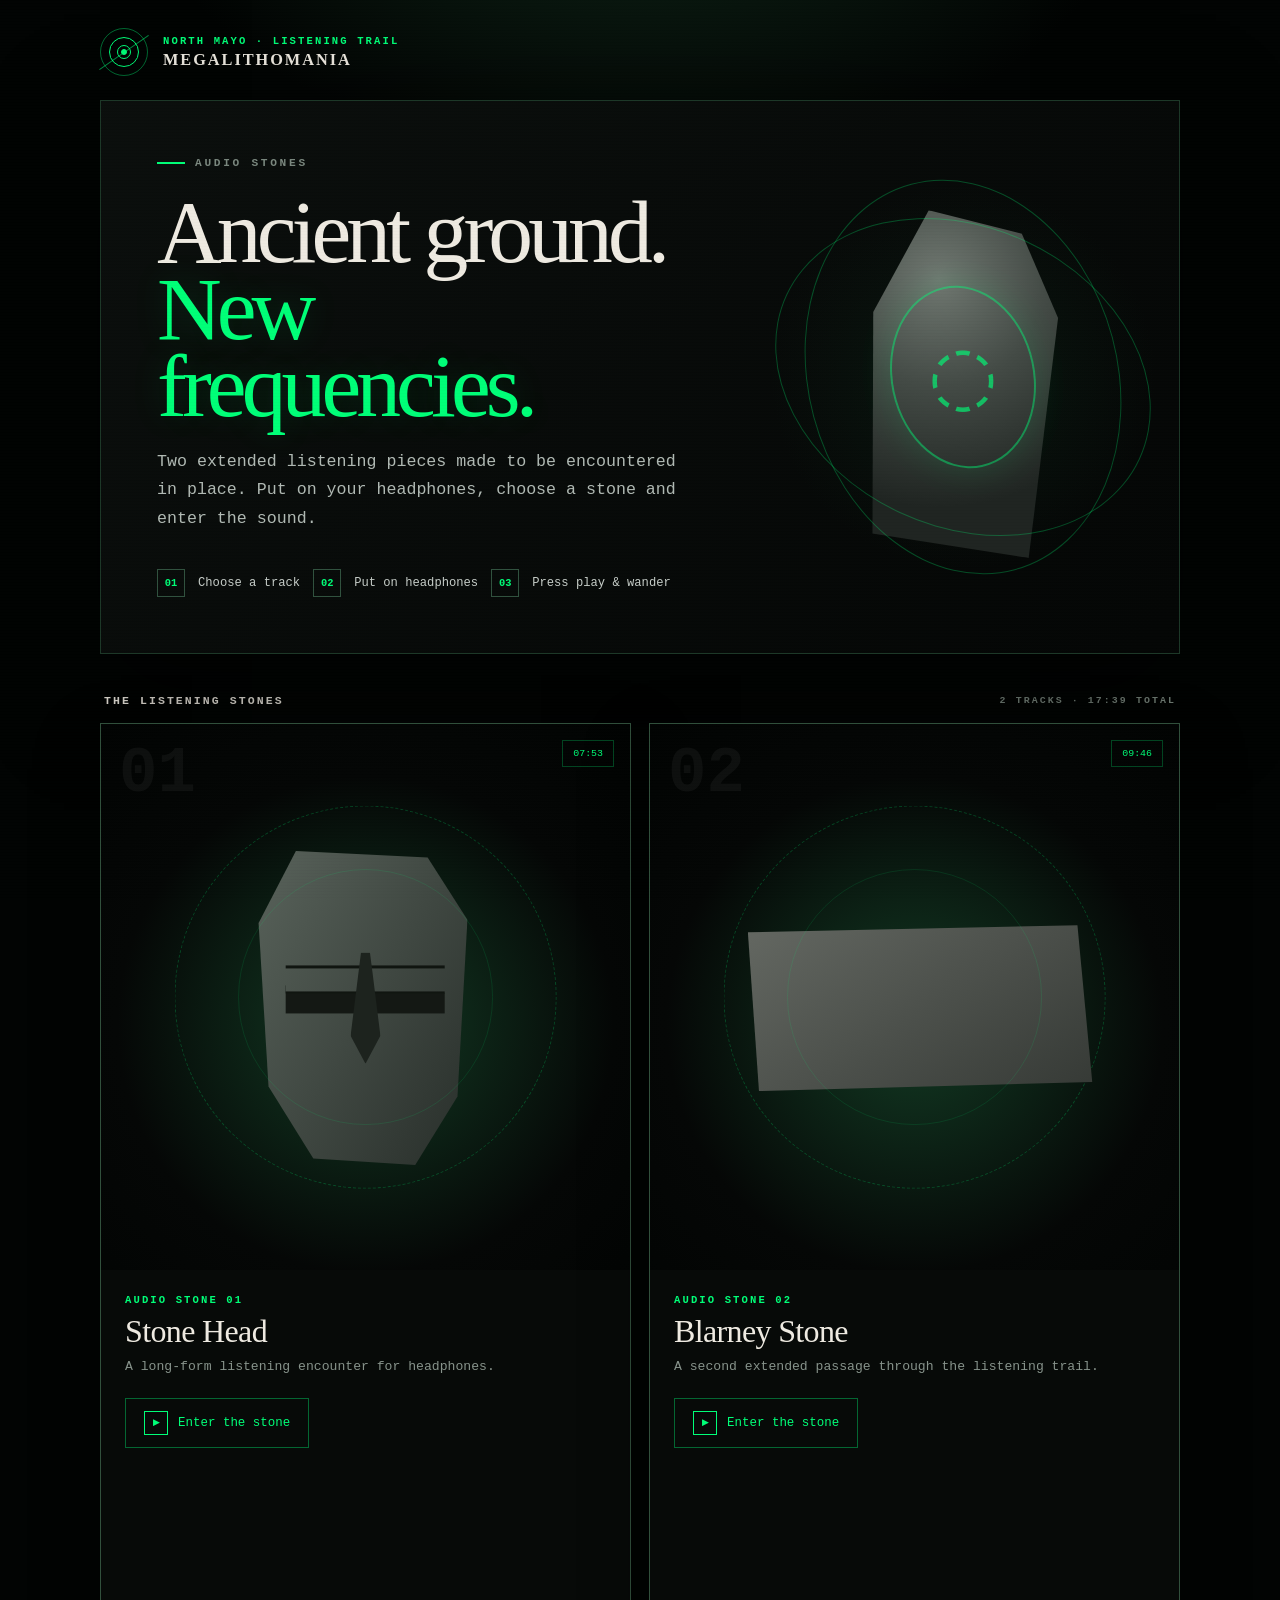
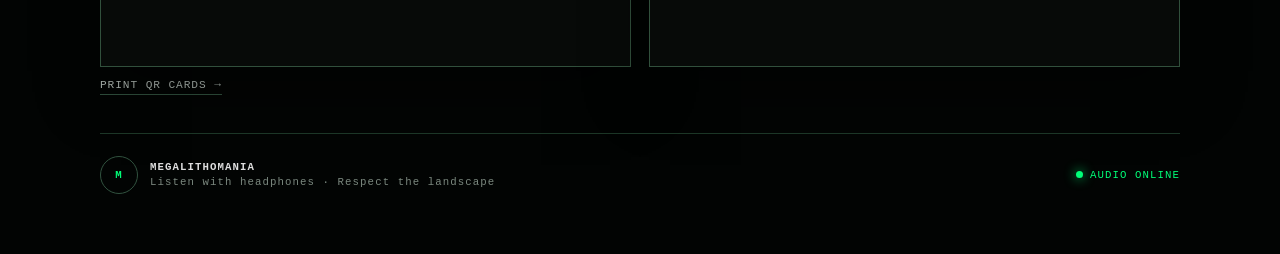
<file: index.html>
<!doctype html><html lang="en"><head><meta charset="utf-8"><meta name="viewport" content="width=device-width,initial-scale=1,viewport-fit=cover"><meta name="theme-color" content="#020403"><meta name="description" content="Megalithomania Audio Stones — scan, listen and wander."><title>Megalithomania — Audio Stones</title><style>:root{--g:#00ff78;--g2:#8adf72;--ink:#020403;--line:#1d3828;--bone:#eeeae1;--muted:#7b887f}*{box-sizing:border-box}html{background:var(--ink)}body{margin:0;min-height:100vh;color:var(--bone);font-family:"Courier New",monospace;background:radial-gradient(900px 620px at 50% -10%,#10291a 0,transparent 58%),#020403}.grain{position:fixed;inset:0;pointer-events:none;opacity:.08;background:repeating-linear-gradient(0deg,transparent 0 2px,#0005 3px);z-index:20}.wrap{width:min(1080px,92vw);margin:auto;padding:28px 0 60px}.brand{display:flex;align-items:center;gap:15px;margin-bottom:24px}.brand h1{font:700 1.02rem Georgia,serif;letter-spacing:.12em;margin:3px 0 0}.eyebrow{font-size:.66rem;letter-spacing:.2em;color:var(--g);font-weight:850;text-transform:uppercase}.sigil{width:48px;height:48px;border:1px solid #00ff7866;border-radius:50%;position:relative}.sigil:before,.sigil:after,.sigil span{content:"";position:absolute;border:1px solid var(--g);border-radius:50%}.sigil:before{inset:8px}.sigil:after{inset:16px}.sigil span{width:6px;height:6px;left:20px;top:20px;background:var(--g)}.sigil i{position:absolute;width:60px;height:1px;background:var(--g);left:-7px;top:23px;transform:rotate(-35deg);opacity:.55}.hero{min-height:490px;border:1px solid var(--line);overflow:hidden;position:relative;display:grid;grid-template-columns:1.2fr .8fr;background:linear-gradient(135deg,#0d110fdd,#050706ee);box-shadow:0 35px 100px #0008}.hero-copy{padding:56px;z-index:2}.kicker{font-size:.7rem;font-weight:900;letter-spacing:.24em;color:var(--muted);display:flex;align-items:center;gap:10px}.kicker span{width:28px;height:2px;background:var(--g)}.hero h2{font:400 clamp(3rem,7vw,6.1rem) Georgia,serif;line-height:.86;letter-spacing:-.055em;margin:24px 0}.hero h2 em{font-style:normal;color:var(--g);text-shadow:0 0 35px #00ff7825}.hero p{max-width:580px;color:#b1bab4;font-size:1.04rem;line-height:1.7}.instruction{display:flex;align-items:center;gap:10px 13px;flex-wrap:wrap;margin-top:36px;color:#c7cec9;font-size:.76rem}.instruction b{display:grid;place-items:center;width:28px;height:28px;border:1px solid #31523f;color:var(--g);font-size:.65rem}.hero-stone{position:relative;min-height:490px;background:radial-gradient(circle at center,#123d2544,transparent 55%)}.hero-stone:before{content:"";position:absolute;width:210px;height:340px;left:50%;top:51%;transform:translate(-50%,-50%) rotate(4deg);background:radial-gradient(circle at 35% 20%,#707871,#444b46 35%,#202522 75%);clip-path:polygon(28% 0,73% 5%,93% 29%,87% 100%,12% 96%,5% 31%);filter:drop-shadow(0 28px 30px #000)}.hero-stone:after{content:"";position:absolute;width:140px;height:180px;border:2px solid var(--g);border-radius:50%;left:50%;top:50%;transform:translate(-50%,-50%) rotate(-12deg);opacity:.45;box-shadow:0 0 35px #00ff7840}.orbit{position:absolute;left:50%;top:50%;border:1px solid #00ff7845;border-radius:50%;transform:translate(-50%,-50%) rotate(-15deg)}.o1{width:310px;height:400px}.o2{width:390px;height:300px;transform:translate(-50%,-50%) rotate(25deg)}.rune{position:absolute;left:50%;top:50%;transform:translate(-50%,-50%);font-size:80px;color:var(--g);opacity:.65}.section-head{display:flex;justify-content:space-between;align-items:center;margin:40px 4px 16px;font-size:.72rem;letter-spacing:.18em;font-weight:850}.section-head small{color:var(--muted);font-size:.62rem}.tracks{display:grid;grid-template-columns:repeat(2,minmax(0,1fr));gap:18px}.card{position:relative;aspect-ratio:9/16;border:1px solid #31503c;overflow:hidden;background:#070a08;box-shadow:0 25px 60px #0006;transition:.25s;display:grid;grid-template-rows:58% 42%}.card:hover{transform:translateY(-4px);border-color:#00ff7870}.art{position:relative;overflow:hidden;background:radial-gradient(circle at 50% 55%,#133b24,#050706 62%,#020403)}.art:before,.art:after{content:"";position:absolute;left:50%;top:50%;border:1px dashed #00ff7838;border-radius:50%;transform:translate(-50%,-50%)}.art:before{width:72%;aspect-ratio:1}.art:after{width:48%;aspect-ratio:1;border-style:solid;border-color:#00ff781c}.number{position:absolute;left:18px;top:14px;font-size:4rem;font-weight:900;color:#ffffff0c;z-index:3}.duration{position:absolute;right:16px;top:16px;border:1px solid #00ff7840;padding:7px 10px;font-size:.62rem;color:var(--g);z-index:3}.head-shape{position:absolute;left:50%;top:52%;transform:translate(-50%,-50%);width:47%;aspect-ratio:.76;background:linear-gradient(120deg,#5b655d,#252b27);clip-path:polygon(22% 2%,75% 4%,91% 23%,87% 77%,70% 98%,29% 96%,11% 74%,7% 24%);filter:drop-shadow(0 20px 22px #000)}.head-shape:before{content:"";position:absolute;left:18%;right:18%;top:37%;height:7%;border-top:3px solid #101510;border-bottom:2px solid #101510;box-shadow:0 20px 0 #141814}.head-shape:after{content:"";position:absolute;left:44%;top:33%;width:12%;height:34%;background:#1d231e;clip-path:polygon(35% 0,65% 0,100% 75%,50% 100%,0 75%)}.blarney-shape{position:absolute;left:50%;top:52%;transform:translate(-50%,-50%);width:70%;height:33%;background:linear-gradient(145deg,#666a64,#343834);clip-path:polygon(5% 8%,94% 4%,98% 91%,8% 96%);filter:drop-shadow(0 18px 20px #000)}.card-body{padding:24px;display:flex;flex-direction:column;justify-content:flex-start}.card h3{font:400 2rem Georgia,serif;letter-spacing:-.02em;margin:7px 0}.card p{color:#87938b;font-size:.82rem;line-height:1.55;margin:0 0 20px}.button{display:inline-flex;align-items:center;gap:10px;text-decoration:none;color:var(--g);border:1px solid #00ff7860;padding:12px 18px;font-size:.78rem;width:max-content}.play{width:24px;height:24px;border:1px solid currentColor;display:grid;place-items:center;font-size:.55rem}.qr-link{display:inline-flex;margin-top:12px;color:#b7c1bb;text-decoration:none;font-size:.7rem;letter-spacing:.08em;border-bottom:1px solid #31523f;padding-bottom:3px;width:max-content}.qr-link:hover{color:var(--g)}footer{display:flex;align-items:center;gap:12px;margin-top:38px;border-top:1px solid var(--line);padding-top:22px;color:var(--muted);font-size:.67rem;letter-spacing:.1em}.footer-mark{width:38px;height:38px;border:1px solid #31523f;border-radius:50%;display:grid;place-items:center;color:var(--g);font-weight:900}footer strong,footer span{display:block}footer strong{color:#ddd;margin-bottom:3px}.pulse{margin-left:auto;color:var(--g);display:flex;align-items:center;gap:7px}.pulse i{width:7px;height:7px;border-radius:50%;background:var(--g);box-shadow:0 0 12px var(--g)}@media(max-width:760px){.wrap{width:min(94vw,720px);padding-top:18px}.hero{grid-template-columns:1fr;min-height:0}.hero-copy{padding:31px 24px 24px}.hero h2{font-size:clamp(3.1rem,14vw,5rem)}.hero-stone{min-height:290px}.tracks{grid-template-columns:1fr}.card{width:min(100%,430px);justify-self:center}.section-head{margin-top:30px}.pulse{display:none}}@media(prefers-reduced-motion:no-preference){.orbit{animation:drift 12s ease-in-out infinite alternate}.o2{animation-duration:17s}@keyframes drift{to{transform:translate(-50%,-50%) rotate(18deg) scale(1.04)}}}</style></head><body><div class="grain"></div><main class="wrap"><header class="brand"><div class="sigil" aria-hidden="true"><span></span><i></i></div><div><div class="eyebrow">North Mayo · Listening Trail</div><h1>MEGALITHOMANIA</h1></div></header><section class="hero"><div class="hero-copy"><div class="kicker"><span></span> AUDIO STONES</div><h2>Ancient ground.<br><em>New frequencies.</em></h2><p>Two extended listening pieces made to be encountered in place. Put on your headphones, choose a stone and enter the sound.</p><div class="instruction"><b>01</b><span>Choose a track</span><b>02</b><span>Put on headphones</span><b>03</b><span>Press play & wander</span></div></div><div class="hero-stone" aria-hidden="true"><div class="orbit o1"></div><div class="orbit o2"></div><div class="rune">◌</div></div></section><section class="section-head"><span>THE LISTENING STONES</span><small>2 TRACKS · 17:39 TOTAL</small></section><section class="tracks"><article class="card track-a"><div class="art"><div class="head-shape"></div><span class="number">01</span><span class="duration">07:53</span></div><div class="card-body"><div class="eyebrow">Audio Stone 01</div><h3>Stone Head</h3><p>A long-form listening encounter for headphones.</p><a class="button" href="stone-head.html"><span class="play">▶</span> Enter the stone</a></div></article><article class="card track-b"><div class="art"><div class="blarney-shape"></div><span class="number">02</span><span class="duration">09:46</span></div><div class="card-body"><div class="eyebrow">Audio Stone 02</div><h3>Blarney Stone</h3><p>A second extended passage through the listening trail.</p><a class="button" href="blarney-stone.html"><span class="play">▶</span> Enter the stone</a></div></article></section><a class="qr-link" href="qr-cards.html">PRINT QR CARDS →</a><footer><div class="footer-mark">M</div><div><strong>MEGALITHOMANIA</strong><span>Listen with headphones · Respect the landscape</span></div><div class="pulse"><i></i> AUDIO ONLINE</div></footer></main></body></html>
</file>
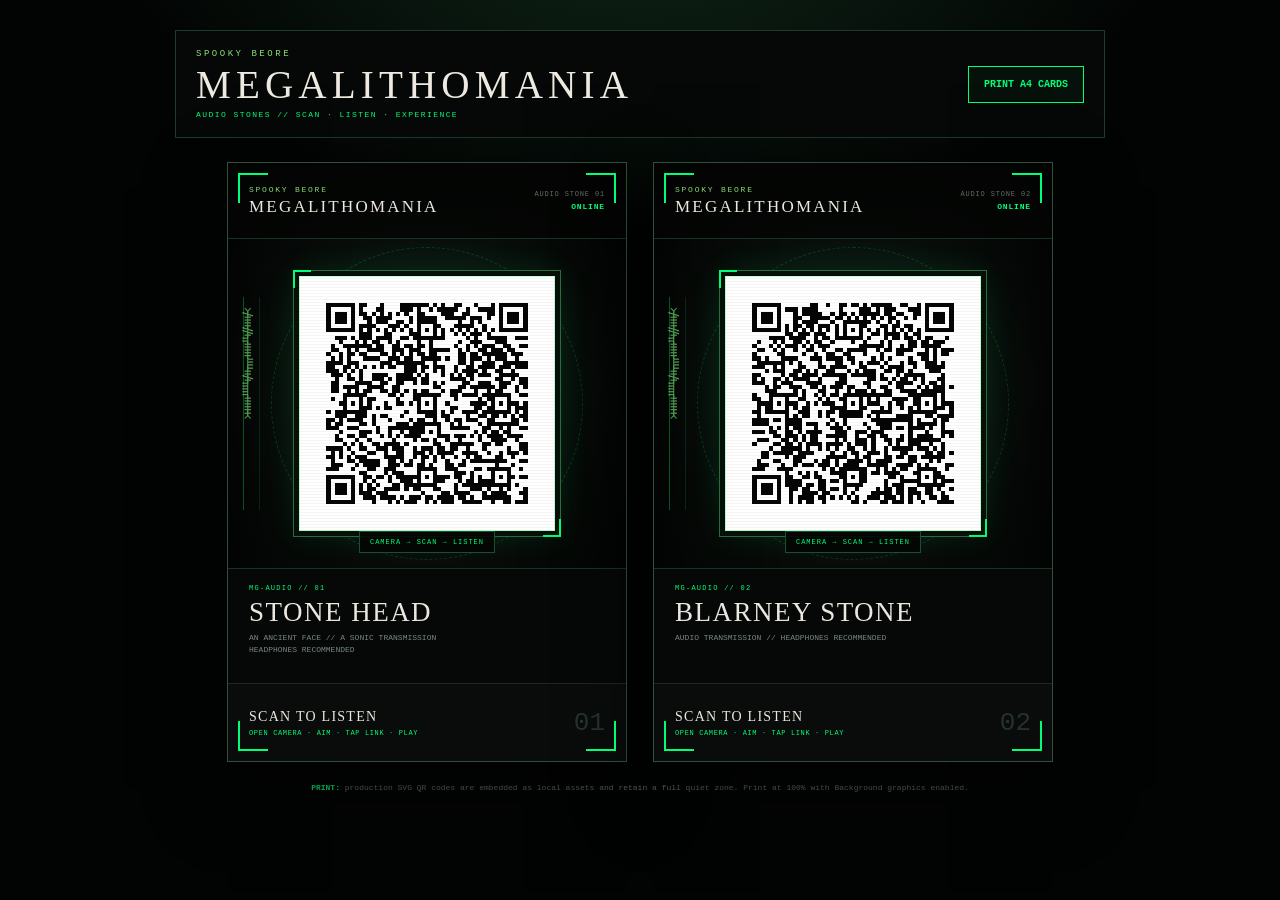
<file: qr-cards.html>
<!doctype html><html lang="en"><head><meta charset="utf-8"><meta name="viewport" content="width=device-width,initial-scale=1,viewport-fit=cover"><meta name="theme-color" content="#030504"><title>Spooky Beore // Megalithomania Audio Stones</title><style>:root{--green:#00ff78;--green2:#8adf72;--ink:#020403;--panel:#070a08;--line:#1d3b29;--bone:#eeeae1;--muted:#7d8981}*{box-sizing:border-box}html{background:var(--ink)}body{margin:0;min-height:100vh;padding:30px;color:var(--bone);font-family:"Courier New",monospace;background:radial-gradient(900px 620px at 50% -15%,#10291a 0,transparent 60%),#020403;-webkit-font-smoothing:antialiased}.toolbar{max-width:930px;margin:0 auto 24px;padding:18px 20px;border:1px solid var(--line);background:#050806;display:flex;align-items:center;justify-content:space-between;gap:18px}.brand small,.brand b,.brand em{display:block}.brand small{font-size:9px;letter-spacing:.28em;color:var(--green2)}.brand b{font:400 clamp(1.6rem,4vw,2.45rem) Georgia,serif;letter-spacing:.13em;margin:3px 0}.brand em{font-style:normal;font-size:8px;letter-spacing:.18em;color:var(--green)}.print{border:1px solid var(--green);background:#07110b;color:var(--green);font:700 10px "Courier New";padding:12px 15px;cursor:pointer}.cards{display:grid;grid-template-columns:repeat(2,minmax(0,400px));gap:26px;justify-content:center}.card{position:relative;aspect-ratio:2/3;overflow:hidden;border:1px solid #31503c;background:radial-gradient(circle at 50% 37%,#10251a 0,#070a08 44%,#020403 80%);box-shadow:0 26px 70px #000b,inset 0 0 90px #000;display:grid;grid-template-rows:76px minmax(0,1fr) 115px 78px}.card:before{content:"";position:absolute;inset:0;z-index:6;pointer-events:none;background:repeating-linear-gradient(0deg,transparent 0 2px,#0004 3px);opacity:.28}.corner{position:absolute;width:30px;height:30px;z-index:9}.tl{top:10px;left:10px;border-top:2px solid var(--green);border-left:2px solid var(--green)}.tr{top:10px;right:10px;border-top:2px solid var(--green);border-right:2px solid var(--green)}.bl{bottom:10px;left:10px;border-bottom:2px solid var(--green);border-left:2px solid var(--green)}.br{bottom:10px;right:10px;border-bottom:2px solid var(--green);border-right:2px solid var(--green)}.head{padding:18px 21px;border-bottom:1px solid #173322;display:flex;justify-content:space-between;align-items:center;background:#030504b8}.event small,.event b{display:block}.event small{font-size:8px;letter-spacing:.22em;color:var(--green2)}.event b{font:400 17px Georgia,serif;letter-spacing:.13em;margin-top:3px}.state{text-align:right;font-size:7px;color:#607067;letter-spacing:.12em}.state strong{display:block;color:var(--green);font-size:8px;margin-top:4px}.core{position:relative;display:grid;place-items:center;padding:14px}.core:before,.core:after{content:"";position:absolute;border:1px dashed #00ff7830;border-radius:50%}.core:before{width:78%;aspect-ratio:1}.core:after{width:58%;aspect-ratio:1;border-style:solid;border-color:#00ff7818}.ogham{position:absolute;left:15px;top:50%;transform:translateY(-50%);height:65%;width:17px;border-left:1px solid #00ff7850;border-right:1px solid #00ff7822;z-index:2}.ogham:before{content:"᚛ᚋᚓᚌᚐᚂᚔᚈᚆᚑᚋᚐᚅᚔᚐ᚜";position:absolute;left:-4px;top:5%;writing-mode:vertical-rl;color:#71d76e;font-family:serif;font-size:13px;letter-spacing:-3px;opacity:.7}.qr-shell{position:relative;z-index:4;width:69%;aspect-ratio:1;background:#fff;padding:10px;border:1px solid #b7ffc9;box-shadow:0 0 0 5px #061009,0 0 0 6px #2a6c42,0 0 35px #00ff7822}.qr-shell:before,.qr-shell:after{content:"";position:absolute;width:16px;height:16px;pointer-events:none}.qr-shell:before{left:-7px;top:-7px;border-left:2px solid var(--green);border-top:2px solid var(--green)}.qr-shell:after{right:-7px;bottom:-7px;border-right:2px solid var(--green);border-bottom:2px solid var(--green)}.qr-shell img{display:block;width:100%;height:100%;object-fit:contain;image-rendering:pixelated}.scan-tag{position:absolute;z-index:5;bottom:15px;padding:6px 10px;background:#030604e8;border:1px solid #1d4d31;color:var(--green);font-size:7px;letter-spacing:.14em}.label{border-top:1px solid #173322;padding:15px 21px;background:#050806}.id{color:var(--green);font-size:7px;letter-spacing:.18em}.label h2{font:400 27px Georgia,serif;letter-spacing:.055em;margin:5px 0 4px}.label p{margin:0;color:#7c8981;font-size:8px;line-height:1.55}.action{border-top:1px solid #1a2c21;background:#090c0a;padding:13px 21px;display:flex;align-items:center;justify-content:space-between}.action strong,.action span{display:block}.action strong{font:400 14px Georgia,serif;letter-spacing:.09em}.action span{font-size:7px;color:var(--green);letter-spacing:.09em;margin-top:4px}.num{font-size:26px;color:#25332a}.note{max-width:930px;margin:20px auto 0;color:#68766d;font-size:8px;line-height:1.6;text-align:center}.note b{color:var(--green)}@media(max-width:720px){body{padding:14px}.toolbar{flex-direction:column;align-items:flex-start}.print{width:100%;min-height:44px}.cards{grid-template-columns:minmax(0,400px);gap:18px}.card{width:100%}}@page{size:A4 portrait;margin:7mm}@media print{html,body{background:#fff!important}body{padding:0;-webkit-print-color-adjust:exact!important;print-color-adjust:exact!important}.toolbar,.note{display:none!important}.cards{width:196mm;margin:0 auto;display:grid;grid-template-columns:94mm 94mm;gap:8mm;align-items:start}.card{width:94mm;height:141mm;aspect-ratio:auto;break-inside:avoid;page-break-inside:avoid;box-shadow:none}.head{padding:4mm 5mm}.event small{font-size:6pt}.event b{font-size:11pt}.core{padding:2mm}.qr-shell{width:67%;padding:2.2mm;box-shadow:0 0 0 1.2mm #061009,0 0 0 1.45mm #2a6c42}.scan-tag{bottom:2.5mm;font-size:5pt}.label{padding:3mm 5mm}.label h2{font-size:16pt}.label p,.id{font-size:5.4pt}.action{padding:3mm 5mm}.action strong{font-size:9pt}.action span{font-size:5pt}.num{font-size:15pt}.corner{width:7mm;height:7mm}}</style></head><body><header class="toolbar"><div class="brand"><small>SPOOKY BEORE</small><b>MEGALITHOMANIA</b><em>AUDIO STONES // SCAN · LISTEN · EXPERIENCE</em></div><button class="print" type="button" onclick="window.print()">PRINT A4 CARDS</button></header><main class="cards"><article class="card"><i class="corner tl"></i><i class="corner tr"></i><i class="corner bl"></i><i class="corner br"></i><header class="head"><div class="event"><small>SPOOKY BEORE</small><b>MEGALITHOMANIA</b></div><div class="state">AUDIO STONE 01<strong>ONLINE</strong></div></header><div class="core"><div class="ogham"></div><div class="qr-shell"><img src="assets/qr/stone-head.svg" alt="Scan to open the Stone Head audio experience"></div><div class="scan-tag">CAMERA → SCAN → LISTEN</div></div><section class="label"><div class="id">MG-AUDIO // 01</div><h2>STONE HEAD</h2><p>AN ANCIENT FACE // A SONIC TRANSMISSION<br>HEADPHONES RECOMMENDED</p></section><footer class="action"><div><strong>SCAN TO LISTEN</strong><span>OPEN CAMERA · AIM · TAP LINK · PLAY</span></div><div class="num">01</div></footer></article><article class="card"><i class="corner tl"></i><i class="corner tr"></i><i class="corner bl"></i><i class="corner br"></i><header class="head"><div class="event"><small>SPOOKY BEORE</small><b>MEGALITHOMANIA</b></div><div class="state">AUDIO STONE 02<strong>ONLINE</strong></div></header><div class="core"><div class="ogham"></div><div class="qr-shell"><img src="assets/qr/blarney-stone.svg" alt="Scan to open the Blarney Stone audio experience"></div><div class="scan-tag">CAMERA → SCAN → LISTEN</div></div><section class="label"><div class="id">MG-AUDIO // 02</div><h2>BLARNEY STONE</h2><p>AUDIO TRANSMISSION // HEADPHONES RECOMMENDED</p></section><footer class="action"><div><strong>SCAN TO LISTEN</strong><span>OPEN CAMERA · AIM · TAP LINK · PLAY</span></div><div class="num">02</div></footer></article></main><p class="note"><b>PRINT:</b> production SVG QR codes are embedded as local assets and retain a full quiet zone. Print at 100% with Background graphics enabled.</p></body></html>
</file>
